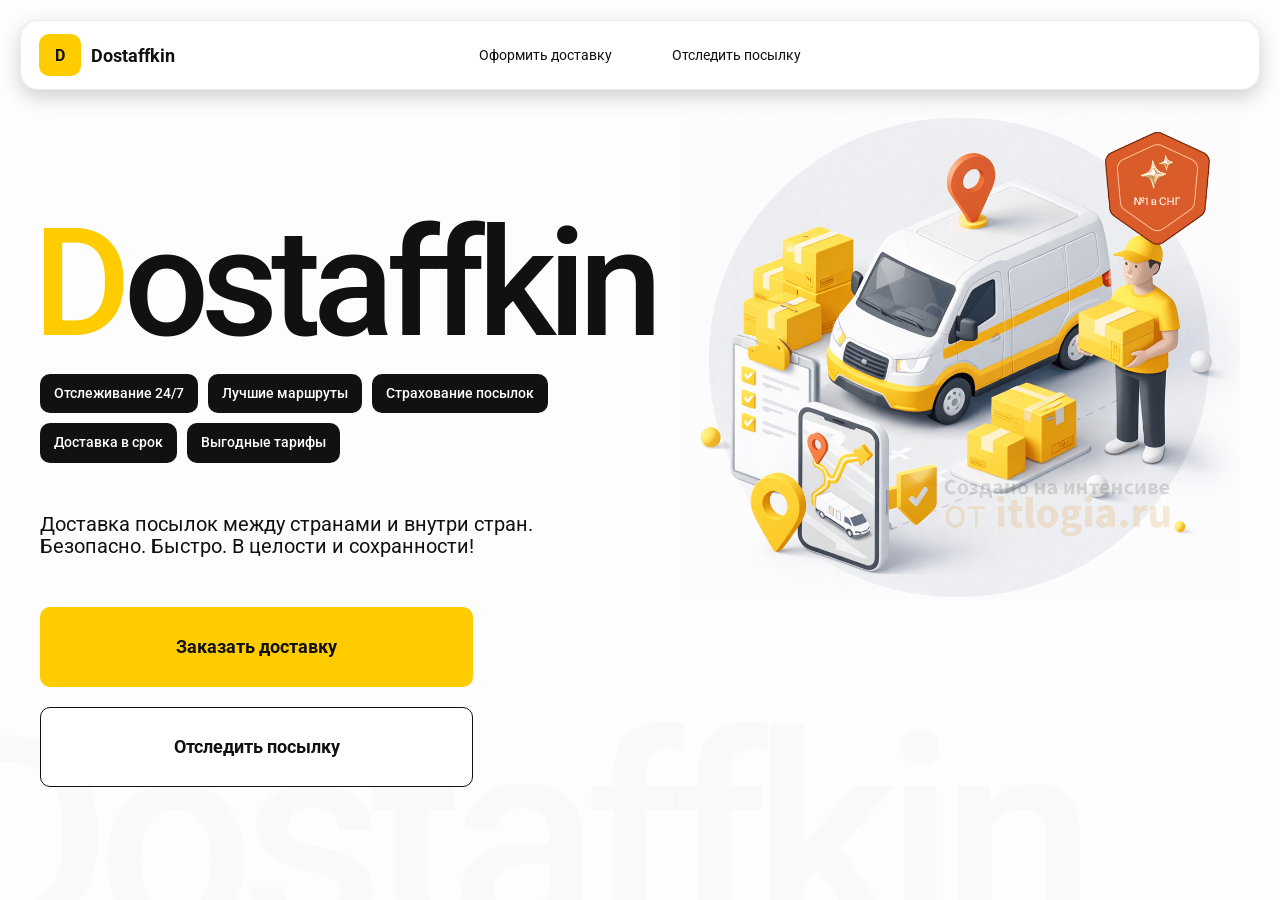
<file: index.html>
<!doctype html>
<html lang="ru">

<head>
    <meta charset="utf-8" />
    <meta name="viewport" content="width=device-width,initial-scale=1,maximum-scale=1,user-scalable=0" />
    <title>Dostaffkin — Доставка посылок между странами и внутри стран. Безопасно. Быстро. В целости и сохранности!
    </title>
    <link href="styles/base.css" rel="stylesheet" />
    <link href="styles/base_adaptive.css" rel="stylesheet" />

    <link href="styles/index.css" rel="stylesheet" />
    <link href="styles/index_adaptive.css" rel="stylesheet" />
</head>

<body>
    <div class="container">
        <header class="header">
            <a class="header-brand" href="#">
                <div class="header-logo">D</div>
                <div class="header-title">Dostaffkin</div>
            </a>
            <nav class="header-menu">
                <a class="header-link" href="./order.html">Оформить <span>доставку</span></a>
                <a class="header-link" href="./track.html">Отследить <span>посылку</span></a>
            </nav>
        </header>
        <main class="main">
            <section class="main-info">
                <div class="main-title">
                    <span>D</span>ostaffkin
                </div>
                <div class="main-features">
                    <div class="main-feature">Отслеживание 24/7</div>
                    <div class="main-feature">Лучшие маршруты</div>
                    <div class="main-feature">Страхование посылок</div>
                    <div class="main-feature">Доставка в срок</div>
                    <div class="main-feature">Выгодные тарифы</div>
                </div>
                <div class="main-description">
                    Доставка посылок между странами и внутри стран.
                    Безопасно. Быстро. В целости и сохранности!
                </div>
                <div class="main-actions">
                    <a class="button" type="button" href="./order.html">Заказать доставку</a>
                    <a class="button button-white" type="button" href="./track.html">Отследить посылку</a>
                </div>
            </section>
                <div class="main-title-ghost">Dostaffkin</div>
        <section class="main-image">
            <img src="images/main-image.png" alt="Main image" />
        </section>
        </main>
    </div>
</body>
</html>
</file>
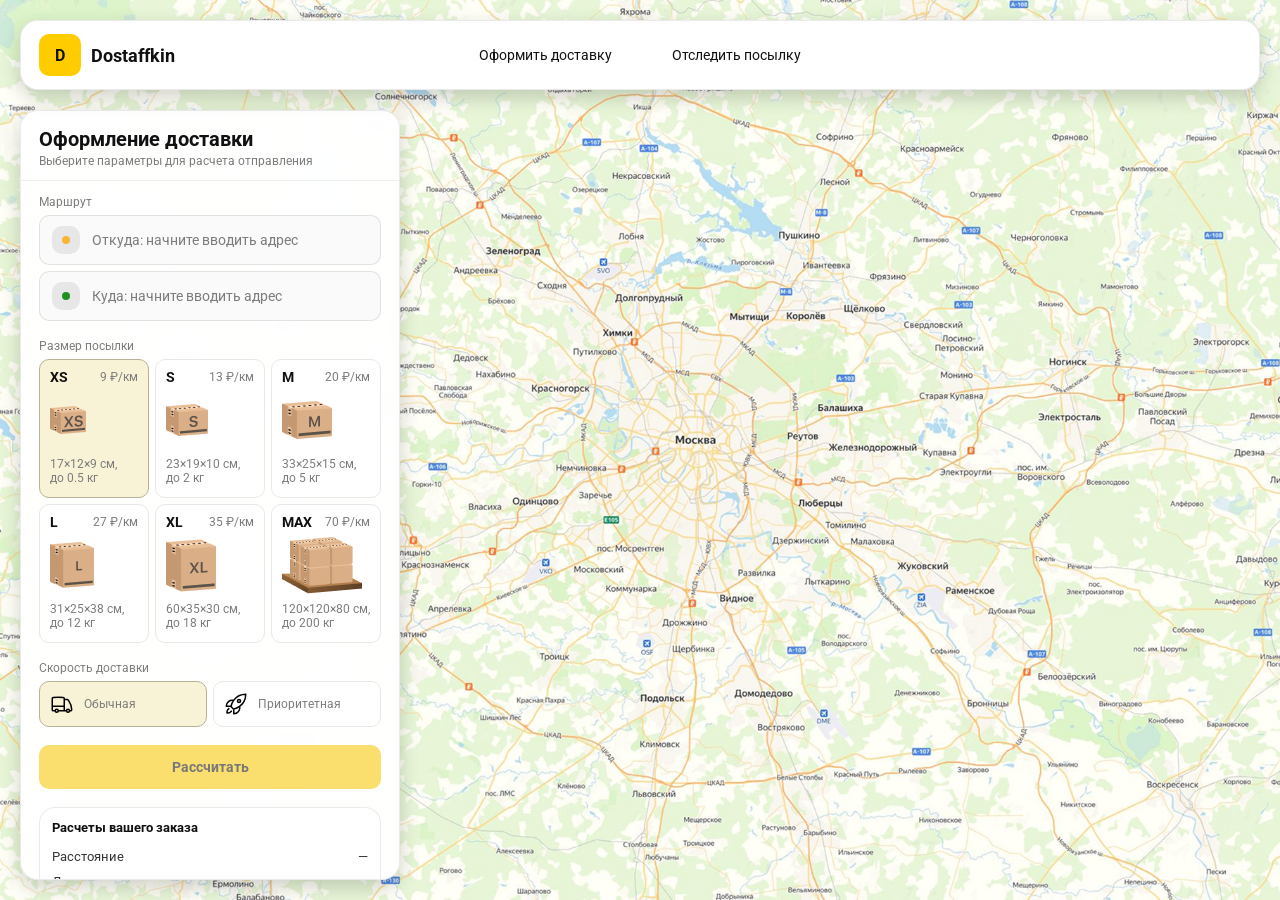
<file: order.html>
<!doctype html>
<html lang="ru">

<head>
    <meta charset="utf-8" />
    <meta name="viewport" content="width=device-width,initial-scale=1,maximum-scale=1,user-scalable=0" />
    <title>Оформление доставки</title>

    <link rel="stylesheet" href="styles/base.css" />
    <link rel="stylesheet" href="styles/base_adaptive.css" />

    <link rel="stylesheet" href="styles/order.css" />
    <link rel="stylesheet" href="styles/order_adaptive.css" />
</head>

<body>
    <div id="map"></div>

    <header class="header">
        <a class="header-brand" href="./index.html">
            <div class="header-logo">D</div>
            <div class="header-title">Dostaffkin</div>
        </a>
        <nav class="header-menu">
            <a class="header-link" href="#">Оформить <span>доставку</span></a>
            <a class="header-link" href="./track.html">Отследить <span>посылку</span></a>
        </nav>
    </header>

    <aside class="main" id="sidebar">
        <div class="main-header">
            <div class="main-title">Оформление доставки</div>
            <div class="main-text">Выберите параметры для расчета отправления</div>
        </div>
        <div class="main-content">
            <div class="main-route">
                <div class="main-block-title">Маршрут</div>
                <div class="main-fields">
                    <div class="main-field" id="fromField">
                        <div class="main-pin"></div>
                        <input id="from" placeholder="Откуда: начните вводить адрес" autocomplete="off" />
                        <div class="main-ac" id="fromAc" role="listbox" aria-label="Подсказки адресов"></div>
                    </div>

                    <div class="main-field" id="toField">
                        <div class="main-pin"></div>
                        <input id="to" placeholder="Куда: начните вводить адрес" autocomplete="off" />
                        <div class="main-ac" id="toAc" role="listbox" aria-label="Подсказки адресов"></div>
                    </div>
                </div>
            </div>
            <div class="main-package">
                <div class="main-block-title">Размер посылки</div>

                <div class="main-sizes">
                    <div class="main-size-card is-active" data-value="xs">
                        <div class="main-size-top">
                            <div class="main-size-label">XS</div>
                            <div class="main-size-rate">9 ₽/км</div>
                        </div>
                        <div class="main-size-media">
                            <img src="images/sizes/xs.png" alt="Короб XS" />
                        </div>
                        <div class="main-size-description">17×12×9 см,<br>до 0.5 кг</div>
                    </div>

                    <div class="main-size-card" data-value="s">
                        <div class="main-size-top">
                            <div class="main-size-label">S</div>
                            <div class="main-size-rate">13 ₽/км</div>
                        </div>
                        <div class="main-size-media">
                            <img src="images/sizes/s.png" alt="Короб S" />
                        </div>
                        <div class="main-size-description">23×19×10 см,<br>до 2 кг</div>
                    </div>

                    <div class="main-size-card" data-value="m">
                        <div class="main-size-top">
                            <div class="main-size-label">M</div>
                            <div class="main-size-rate">20 ₽/км</div>
                        </div>
                        <div class="main-size-media">
                            <img src="images/sizes/m.png" alt="Короб M" />
                        </div>
                        <div class="main-size-description">33×25×15 см,<br>до 5 кг</div>
                    </div>

                    <div class="main-size-card" data-value="l">
                        <div class="main-size-top">
                            <div class="main-size-label">L</div>
                            <div class="main-size-rate">27 ₽/км</div>
                        </div>
                        <div class="main-size-media">
                            <img src="images/sizes/l.png" alt="Короб L" />
                        </div>
                        <div class="main-size-description">31×25×38 см,<br>до 12 кг</div>
                    </div>

                    <div class="main-size-card" data-value="xl">
                        <div class="main-size-top">
                            <div class="main-size-label">XL</div>
                            <div class="main-size-rate">35 ₽/км</div>
                        </div>
                        <div class="main-size-media">
                            <img src="images/sizes/xl.png" alt="Короб XL" />
                        </div>
                        <div class="main-size-description">60×35×30 см,<br>до 18 кг</div>
                    </div>

                    <div class="main-size-card" data-value="max">
                        <div class="main-size-top">
                            <div class="main-size-label">MAX</div>
                            <div class="main-size-rate">70 ₽/км</div>
                        </div>
                        <div class="main-size-media main-size-media-palleta">
                            <img src="images/sizes/max.png" alt="Паллета" />
                        </div>
                        <div class="main-size-description">120×120×80 см,<br>до 200 кг</div>
                    </div>
                </div>
            </div>
            <div class="main-speed">
                <div class="main-block-title">Скорость доставки</div>

                <div class="main-speeds">
                    <div class="main-speed-card is-active" data-value="regular">
                        <img class="main-speed-media" src="images/icons/regular.svg" alt="Regular" />
                        <div class="main-speed-description">Обычная</div>
                    </div>
                    <div class="main-speed-card" data-value="fast">
                        <img class="main-speed-media" src="images/icons/fast.svg" alt="Fast" />
                        <div class="main-speed-description">Приоритетная</div>
                    </div>

                </div>
            </div>
            <div class="main-calculate-block">
                <button id="calc" class="button calculate-button" type="button" disabled>Рассчитать</button>
            </div>
            <div class="main-result" id="result">
                <div class="main-result-title">Расчеты вашего заказа</div>
                <div class="main-result-lines">
                    <div class="main-result-line"><span>Расстояние</span><span id="distanceValue">—</span></div>
                    <div class="main-result-line"><span>Доставим через</span><span id="durationValue">—</span></div>
                    <div class="main-result-line"><span>Тариф</span><span id="rateValue">—</span></div>
                </div>
                <div class="main-price">
                    <div class="main-price-label">Итого</div>
                    <div class="main-price-value" id="totalValue">—</div>
                </div>
            </div>
            <div class="main-order-box">
                <div class="main-order-form" id="orderForm">
                    <div class="main-order-title">Оформление доставки</div>
                    <div class="main-block-info-row">
                        <div class="main-block-title">Контакты</div>
                        <div class="order-fields">
                            <div class="main-field">
                                <input id="customerName" placeholder="Ваше имя" autocomplete="off" />
                            </div>
                            <div class="main-field">
                                <input id="customerPhone" placeholder="Ваш телефон" autocomplete="off"
                                    inputmode="tel" />
                            </div>
                        </div>
                    </div>
                    <div class="main-block-info-row extra-info">
                        <div class="main-block-title">Дополнительная информация</div>
                        <div class="main-field textarea">
                            <textarea id="comment" placeholder="Детали доставки и комментарии"></textarea>
                        </div>
                    </div>
                    <button id="submit" class="button main-submit-request" type="button" disabled>Отправить
                        заявку
                    </button>
                </div>

                <div class="main-order-success" id="orderSuccess">
                    <div class="main-success-icon">✓</div>
                    <div class="main-success-title">Заявка отправлена!</div>
                    <div class="main-success-title">Номер отправления – <span id="orderId"></span></div>
                    <div class="main-success-subtitle">Мы скоро свяжемся с вами</div>
                </div>
            </div>
        </div>
    </aside>

</body>

</html>
</file>
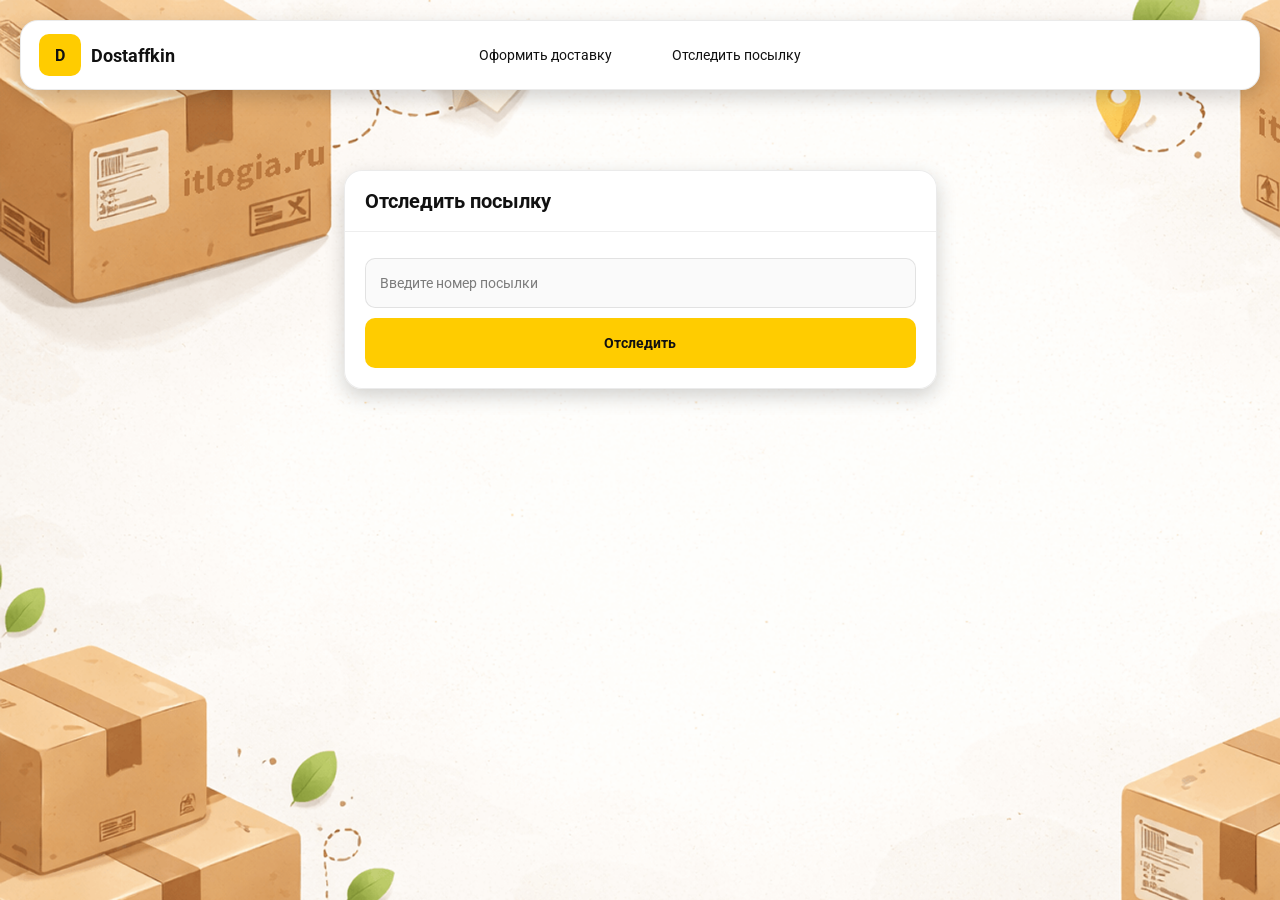
<file: track.html>
<!doctype html>
<html lang="ru">

<head>
    <meta charset="utf-8" />
    <meta name="viewport" content="width=device-width,initial-scale=1,maximum-scale=1,user-scalable=0" />
    <title>Отследить посылку</title>
    <link rel="stylesheet" href="styles/base.css" />
    <link rel="stylesheet" href="styles/base_adaptive.css" />

    <link rel="stylesheet" href="styles/track.css" />
    <link rel="stylesheet" href="styles/track_adaptive.css" />
</head>

<body>

    <div class="container">
        <header class="header">
            <a class="header-brand" href="./track.html">
                <div class="header-logo">D</div>
                <div class="header-title">Dostaffkin</div>
            </a>
            <nav class="header-menu">
                <a class="header-link" href="./order.html">Оформить <span>доставку</span></a>
                <a class="header-link" href="#">Отследить <span>посылку</span></a>
            </nav>
        </header>
        <main class="track-content">
            <section class="track-card track-search">
                <div class="track-title">Отследить посылку</div>
                <div class="track-action">
                    <div class="main-field track-field">
                        <input id="trackNumber" placeholder="Введите номер посылки" autocomplete="off" />
                    </div>
                    <button id="trackButton" class="button track-button" type="button">Отследить</button>
                </div>
            </section>
            <section class="track-card track-result" id="trackResult">
                <div class="track-result-header">
                    <div class="track-id" id="trackIdValue"></div>
                    <div class="track-routes">
                        <div class="track-route">
                            <div class="track-route-pin">
                                <svg xmlns="http://www.w3.org/2000/svg" fill="none" viewBox="0 0 24 24"
                                    stroke-width="1.5" stroke="orange" class="size-6">
                                    <path stroke-linecap="round" stroke-linejoin="round"
                                        d="M15 10.5a3 3 0 1 1-6 0 3 3 0 0 1 6 0Z" />
                                    <path stroke-linecap="round" stroke-linejoin="round"
                                        d="M19.5 10.5c0 7.142-7.5 11.25-7.5 11.25S4.5 17.642 4.5 10.5a7.5 7.5 0 1 1 15 0Z" />
                                </svg>
                            </div>
                            <div class="track-route-address" id="trackFromValue">
                                Откуда: Москва, улица Арбат, 1
                            </div>
                        </div>
                        <div class="track-route track-route-arrow">
                            <svg xmlns="http://www.w3.org/2000/svg" fill="none" viewBox="0 0 24 24" stroke-width="1.5"
                                stroke="currentColor" class="size-6">
                                <path stroke-linecap="round" stroke-linejoin="round"
                                    d="M19.5 13.5 12 21m0 0-7.5-7.5M12 21V3" />
                            </svg>
                        </div>
                        <div class="track-route">
                            <div class="track-route-pin">
                                <svg xmlns="http://www.w3.org/2000/svg" fill="none" viewBox="0 0 24 24"
                                    stroke-width="1.5" stroke="green" class="size-6">
                                    <path stroke-linecap="round" stroke-linejoin="round"
                                        d="M15 10.5a3 3 0 1 1-6 0 3 3 0 0 1 6 0Z" />
                                    <path stroke-linecap="round" stroke-linejoin="round"
                                        d="M19.5 10.5c0 7.142-7.5 11.25-7.5 11.25S4.5 17.642 4.5 10.5a7.5 7.5 0 1 1 15 0Z" />
                                </svg>
                            </div>
                            <div class="track-route-address" id="trackToValue">
                                Куда: Минск, проспект Независимости, 58
                            </div>
                        </div>
                    </div>
                </div>
                <div class="track-info">
                    <div class="track-status-title">Статус данной посылки:</div>
                    <div class="track-status-list" id="trackStatusList">


                        <div class="track-status created">
                            <img src="images/icons/created.svg" class="track-status-icon" alt="Created">
                            <div class="track-status-text">
                                <div class="track-status-text-state">Создан</div>
                                <div class="track-status-text-date">10.01.2026</div>
                            </div>
                        </div>

                        <div class="track-status in-way">
                            <img src="images/icons/in-way.svg" class="track-status-icon" alt="In way">
                            <div class="track-status-text">
                                <div class="track-status-text-state">В пути: Москва</div>
                                <div class="track-status-text-date">18.01.2026</div>
                            </div>
                        </div>

                        <div class="track-status ready">
                            <img src="images/icons/ready.svg" class="track-status-icon" alt="Ready">
                            <div class="track-status-text">
                                <div class="track-status-text-state">Готов к выдаче</div>
                                <div class="track-status-text-date">25.01.2026</div>
                            </div>
                        </div>

                        <div class="track-status done">
                            <img src="images/icons/done.svg" class="track-status-icon" alt="Done">
                            <div class="track-status-text">
                                <div class="track-status-text-state">Вручен</div>
                                <div class="track-status-text-date">27.01.2026</div>
                            </div>
                        </div>

                    </div>
                </div>
            </section>
        </main>
    </div>
</body>

</html>
</file>
<file: styles/base.css>
*, *::before, *::after {
    box-sizing: border-box;
}

@font-face {
    font-family: "Roboto";
    src: url("../fonts/Roboto-Regular.ttf");
    font-weight: normal;
}

@font-face {
    font-family: "Roboto";
    src: url("../fonts/Roboto-Bold.ttf");
    font-weight: bold;
}

@font-face {
    font-family: "Roboto";
    src: url("../fonts/Roboto-Medium.ttf");
    font-weight: 500;
}

html, body {
    margin: 0;
    color: #111111;
    font-family: "Roboto", sans-serif;
}

body {
    background: #FDFDFD;
}

.header {
    border-radius: 18px;
    box-shadow: 0 7px 20px 0 #0000002E;
    backdrop-filter: blur(10px);
    background: #ffffff;
    left: 20px;
    border: 1px solid rgba(0, 0, 0, 0.08);
    position: fixed;
    right: 20px;
    top: 20px;
    padding: 14px 18px;
    height: 70px;
    display: flex;
    align-items: center;
    z-index: 6;
}
.header-brand {
    display: flex;
    align-items: center;
    text-decoration: none;
    gap: 10px;
}

.header-logo {
    width: 42px;
    height: 42px;
    border-radius: 10px;
    background: #FFCC00;
    display: grid;
    place-items: center;
    font-weight: bold;
    color: #111;
}

.header-title {
    font-size: 18px;
    font-weight: bold;
    color: #111111;
    text-decoration: none;
}
.header-menu {
    display: flex;
    align-items: center;
    gap: 60px;
    margin: 0;
    position: absolute;
    left: 50%;
    transform: translateX(-50%);
}

.header-link {
    font-size: 14px;
    color: #111111;
    text-decoration: none;
}

.button {
    border: 0;
    outline: none;
    height: 44px;
    border-radius: 10px;
    font-size: 14px;
    font-weight: bold;
    cursor: pointer;
    font-family: inherit;
    transition: transform .08s ease, opacity .12s ease;
    background: #ffcc00;
    color: #111111;
    text-align: center;
    text-decoration: none;
}

.button:hover {
    background-color: #E5BC19;
}

.button:disabled {
    cursor: not-allowed;
    background-color: #FADE6E;
    color: #787878;
    transform: none;
}

.button.button-white {
    background: #ffffff;
    border: 1px solid #111111;
}

.button.button-white:hover {
    background: rgb(241 241 241);
}

.main-field {
    display: flex;
    align-items: center;
    margin-top: 6px;
    gap: 10px;
    border: 1px solid #1111111A;
    background: #FAFAFA;
    border-radius: 10px;
    padding: 10px 12px;
    position: relative;
    box-sizing: border-box;
    height: 50px;
}

.main-field.textarea {
    height: auto;
}

.main-pin {
    width: 28px;
    height: 28px;
    border-radius: 10px;
    background: rgba(17, 17, 17, 0.08);
    display: grid;
    place-items: center;
    flex: 0 0 auto;
    position: relative;
}

.main-pin::before {
    content: "";
    width: 8px;
    height: 8px;
    border-radius: 999px;
    background: orange;
    opacity: .75;
    display: block;
}

.main-field:last-child .main-pin::before {
    background: green;
    opacity: .85;
}

input, textarea {
    width: 100%;
    border: 0;
    outline: none;
    background: transparent;
    font-size: 14px;
    color: #111111;
    font-family: inherit;
}

textarea {
    resize: vertical;
    min-height: 72px;
    padding: 2px 0;
}

input::placeholder, textarea::placeholder {
    color: #7C7C7C;
}

.main-field:focus-within {
    border-color: rgba(0, 0, 0, 0.20);
    box-shadow: 0 0 0 4px rgba(255, 204, 0, 0.35);
    background: rgba(255, 255, 255, 0.75);
}

.calculate-button {
    width: 100%;
}
</file>
<file: styles/base_adaptive.css>
@media (max-width: 767px) {
    .header {
        left: 10px;
        right: 10px;
        top: 10px;
    }

    .header-link span {
        display: none;
    }

    .header-menu {
        gap: 20px;
        justify-content: flex-start;
        margin: 0 0 0 30px;
        position: static;
        transform: none;
    }
}

@media (max-width: 420px) {
    .header-title {
        display: none;
    }
}

@media (max-width: 374px) {
    .header-menu {
        gap: 10px;
        margin: 0 0 0 10px;
    }
}
</file>
<file: styles/index.css>
.container {
    overflow: hidden;
    min-height: 100vh;
}

.main {
    padding: 111px 40px 40px;
    position: relative;
    display: flex;
}

.main-info {
    max-width: 840px;
    width: 100%;
    position: relative;
}

.main-title {
    margin-top: 98px;
    font-weight: 500;
    font-size: 200px;
    line-height: 1;
    letter-spacing: -0.05em;
    color: #111111;
    left: -15px;
    position: relative;
}

.main-title span {
    color: #ffcc00;
}

.main-features {
    margin-top: 15px;
    display: flex;
    flex-wrap: wrap;
    gap: 10px;
}

.main-feature {
    background: #111111;
    color: #ffffff;
    padding: 12px 14px;
    font-weight: 500;
    font-size: 14px;
    line-height: 1.1;
    border-radius: 10px;
}

.main-description {
    margin-top: 50px;
    max-width: 500px;
    font-size: 20px;
    line-height: 1.1;
    color: #111111;
}

.main-actions {
    margin-top: 50px;
    display: flex;
    flex-direction: column;
    gap: 20px;
}

.main-actions .button {
    height: 80px;
    width: 433px;
    font-size: 18px;
    font-weight: bold;
    place-items: center;
    display: grid;
}

.main-title-ghost {
    position: absolute;
    z-index: -1;
    left: -70px;
    bottom: -150px;
    font-weight: 500;
    font-size: 278px;
    line-height: 1;
    letter-spacing: -0.05em;
    color: #ECEDF04D;
}

.main-image {
    width: 1024px;
    top: 100px;
    z-index: -2;
}

.main-image img {
    width: 100%;
    max-width: 1024px;
    height: auto;
    display: block;
}
</file>
<file: styles/index_adaptive.css>
@media (max-width: 1760px) {
    .main-title {
        font-size: 150px;
        left: -7px;
    }

    .main-info {
        max-width: 640px;
    }
}

@media (max-width: 1200px) {
    .main-info {
        max-width: 540px;
    }

    .main {
        padding: 111px 20px 20px;
    }

    .main-title {
        font-size: 120px;
        left: -4px;
    }

    .main-title-ghost {
        font-size: 220px;
    }
}

@media (max-width: 1024px) {
    .main-title {
        margin-top: 30px;
    }

    .main {
        flex-direction: column-reverse;
    }

    .main-image {
        max-width: 350px;
        position: absolute;
        left: 370px;
        top: 370px;
    }

    .main-info {
        max-width: 100%;
    }

    .main-actions {
        gap: 10px;
    }

    .main-actions .button {
        height: 50px;
        font-size: 14px;
        width: auto;
        max-width: 300px;
    }

    .main-description {
        max-width: 350px;
    }
}

@media (max-width: 570px) {
    .main-title {
        font-size: 88px;
    }

    .main-description {
        max-width: 100%
    }

    .main-actions {
       width: 100%;
    }

    .main-actions .button {
        width: 100%;
        max-width: 100%
    }

    .main-image {
        max-width: 650px;
        position: absolute;
        left: 170px;
        top: 70px;
        opacity: 0.2;
    }
}

@media (max-width: 400px) {
    .main-title {
        font-size: 70px;
    }
}
</file>
<file: styles/order.css>
#map {
    background-image: url("../images/order-bg.png");
    background-size: cover;
    position: fixed;
    inset: 0;
}

.main {
    border-radius: 18px;
    box-shadow: 0 7px 20px 0 #0000002E;
    backdrop-filter: blur(10px);
    background: rgba(255, 255, 255, 0.96);
    left: 20px;
    border: 1px solid rgba(0, 0, 0, 0.08);
    position: fixed;
    top: 110px;
    bottom: 20px;
    width: 380px;
    display: flex;
    flex-direction: column;
    overflow: hidden;
    z-index: 5;
}

.main-header {
    padding: 18px 18px 12px 18px;
    border-bottom: 1px solid rgba(0, 0, 0, 0.06);
    display: flex;
    flex-direction: column;
}

.main-title {
    font-size: 20px;
    line-height: 100%;
    font-weight: bold;
}

.main-text {
    font-size: 12px;
    margin-top: 5px;
    color: #7C7C7C;
}

.main-content {
    padding: 14px 18px 18px 18px;
    overflow: auto;
    scrollbar-width: none;
    display: flex;
    flex-direction: column;
    gap: 18px;
    flex: 1;
}

.main-block-title {
    font-size: 12px;
    color: #7C7C7C;
}

.main-route .main-block-title,
.main-package .main-block-title {
    margin-bottom: 6px;
}

.main-sizes {
    display: grid;
    gap: 6px;
    grid-template-columns: repeat(3, 1fr);
}

.main-size-card {
    border: 1px solid #E8E8E7;
    background: #FFFFFF;
    border-radius: 10px;
    padding: 10px;
    cursor: pointer;
    user-select: none;
    transition: transform .08s ease, border-color .12s ease, background .12s ease;
    min-height: 139px;
}

.main-size-card:hover {
    transform: translateY(-1px);
}

.main-size-card.is-active {
    background-color: #F8F2D6;
    border-color: #B7B196;
}

.main-size-top {
    display: flex;
    align-items: center;
    justify-content: space-between;
}

.main-size-label {
    font-weight: bold;
    font-size: 14px;
    color: #111111;
    line-height: 100%;
}

.main-size-rate {
    font-size: 12px;
    color: #7C7C7C;
    line-height: 100%;
}

.main-size-media {
    margin-top: 8px;
    height: 57px;
}

.main-size-description {
    margin-top: 8px;
    font-size: 12px;
    color: #7C7C7C;
    line-height: 1.2;
}

.main-result {
    border: 1px solid rgba(0, 0, 0, 0.08);
    background: rgba(255, 255, 255, 0.75);
    border-radius: 16px;
    padding: 12px;
    line-height: 1.25;
}

.main-result-title {
    font-weight: bold;
    font-size: 13px;
    color: #111111;
    margin-bottom: 13px;
}

.main-result-lines {
    gap: 8px;
    display: flex;
    flex-direction: column;
}

.main-result-line {
    font-size: 13px;
    color: rgba(17, 17, 17, 0.85);
    display: flex;
    justify-content: space-between;
}

.main-price {
    margin-top: 18px;
    padding-top: 10px;
    border-top: 1px dashed rgba(0, 0, 0, 0.12);
    display: flex;
    align-items: baseline;
    justify-content: space-between;
}

.main-price-label {
    font-size: 12px;
    color: rgba(17, 17, 17, 0.55);
}

.main-price-value {
    font-size: 20px;
    font-weight: bold;
    color: #111111;
    letter-spacing: -0.3px;
}

.main-order-box {
    background: #ffffff;
    border: 1px solid #E8E8E7;
    border-radius: 10px;
    padding: 12px;
}

.main-order-title {
    margin-bottom: 8px;
    font-weight: bold;
    font-size: 14px;
    color: #111111;
}

.main-block-info {
    display: flex;
    flex-direction: column;
    gap: 6px;
}

.order-fields {
    display: grid;
    grid-template-columns: 1fr 1fr;
    column-gap: 10px;
    margin-top: 6px;
}

.main-block-info-row.extra-info {
    display: block;
    margin-top: 13px;
}

.main-submit-request {
    width: 100%;
    margin-top: 6px;
}

.main-order-success {
    display: none;
    text-align: center;
    padding: 22px 12px;
    gap: 12px;
}

.main-order-success.is-visible {
    display: flex;
    flex-direction: column;
    align-items: center;
}

.main-success-icon {
    width: 56px;
    height: 56px;
    border-radius: 50%;
    background: #16a34a;
    color: #ffffff;
    display: grid;
    place-items: center;
    font-size: 30px;
}

.main-success-title {
    font-size: 14px;
    font-weight: bold;
    color: #111111;
}

.main-success-subtitle {
    font-size: 12px;
    color: rgba(17, 17, 17, 0.55);
    line-height: 1.3;
}

.main-speed .main-block-title {
    margin-bottom: 6px;
}

.main-speeds {
    display: grid;
    gap: 6px;
    grid-template-columns: repeat(2, 1fr);
}

.main-speed-card {
    border: 1px solid #E8E8E7;
    background: #FFFFFF;
    border-radius: 10px;
    padding: 10px;
    cursor: pointer;
    user-select: none;
    transition: transform .08s ease, border-color .12s ease, background .12s ease;
    display: flex;
    align-items: center;
    gap: 10px;
}

.main-speed-card:hover {
    transform: translateY(-1px);
}

.main-speed-card.is-active {
    background-color: #F8F2D6;
    border-color: #B7B196;
}

.main-speed-description {
    font-size: 12px;
    color: #7C7C7C;
    line-height: 1.2;
}
</file>
<file: styles/order_adaptive.css>
@media (max-width: 767px) {
    .main {
        left: 10px;
        right: 10px;
        top: 50%;
        bottom: 12px;
        width: auto;
        max-width: none;
    }
}

@media (max-width: 420px) {
    .main-sizes {
        grid-template-columns: repeat(2, 1fr);
    }
}
</file>
<file: styles/track.css>
.container {
    background: #F4F4F4 url("../images/track-bg.png");
    background-size: cover;
    min-height: 100vh;
    padding: 170px 0 50px 0;
}

.track-content {
    width: 593px;
    margin: 0 auto;
}

.track-card {
    width: 100%;
    border-radius: 18px;
    box-shadow: 0 7px 20px 0 #0000002E;
    backdrop-filter: blur(10px);
    background: rgba(255, 255, 255, 0.96);
    border: 1px solid rgba(0, 0, 0, 0.08);
}

.track-title {
    font-size: 20px;
    line-height: 100%;
    font-weight: bold;
    border-bottom: 1px solid #EEEEEE;
    padding: 20px;
}

.track-action {
    padding: 20px;
}

.track-button {
    width: 100%;
    height: 50px;
}

.track-field {
    margin-bottom: 10px;
}

.track-result {
    margin-top: 5px;
    display: none;
}

.track-result.is-visible {
    display: block;
}

.track-result-header {
    font-weight: bold;
    font-size: 14px;
    color: #111111;
    padding: 20px;
    border-bottom: 1px solid #EEEEEE;
}

.track-id {
    margin-bottom: 12px;
    font-size: 20px;
}

.track-routes {
    display: flex;
    flex-direction: column;
    gap: 10px;
    font-weight: normal;
}

.track-route {
    display: flex;
    align-items: center;
    gap: 10px;
}

.track-route-pin {
    width: 24px;
    height: 24px;
    flex-shrink: 0;
}

.track-route-arrow {
    padding: 15px 0;
    width: 24px;
    height: 24px;
}

.track-info {
    padding: 20px;
}

.track-status {
    display: flex;
    align-items: center;
    font-size: 12px;
    gap: 10px;
}

.track-status-title {
    font-size: 14px;
    color: #111111;
    margin-bottom: 20px;
}

.track-status-list {
    display: flex;
    flex-direction: column;
    gap: 15px;
}

.track-status-icon {
    width: 40px;
    height: 40px;
    border-radius: 50%;
    background: rgba(17, 17, 17, 0.08);
    display: grid;
    place-items: center;
    flex: 0 0 auto;
}

.track-status.created .track-status-icon {
    background-color: #F1CB00;
}

.track-status.in-way .track-status-icon {
    background-color: #F08A11;
}

.track-status.ready .track-status-icon {
    background-color: #A35D0A;
}

.track-status.done .track-status-icon {
    background-color: #37C93B;
}

.track-status-text {
    display: flex;
    align-items: center;
    justify-content: space-between;
    color: #111111;
    font-size: 12px;
    flex: 1;
}

.track-status-date {
    color: rgba(17, 17, 17, 0.55);
}
</file>
<file: styles/track_adaptive.css>
@media (max-width: 767px) {
    .container {
        padding: 130px 0 50px 0;
    }

    .track-content {
        width: 100%;
        padding-left: 10px;
        padding-right: 10px;
    }

    .track-result-header {
        padding: 20px;
    }
}
</file>
